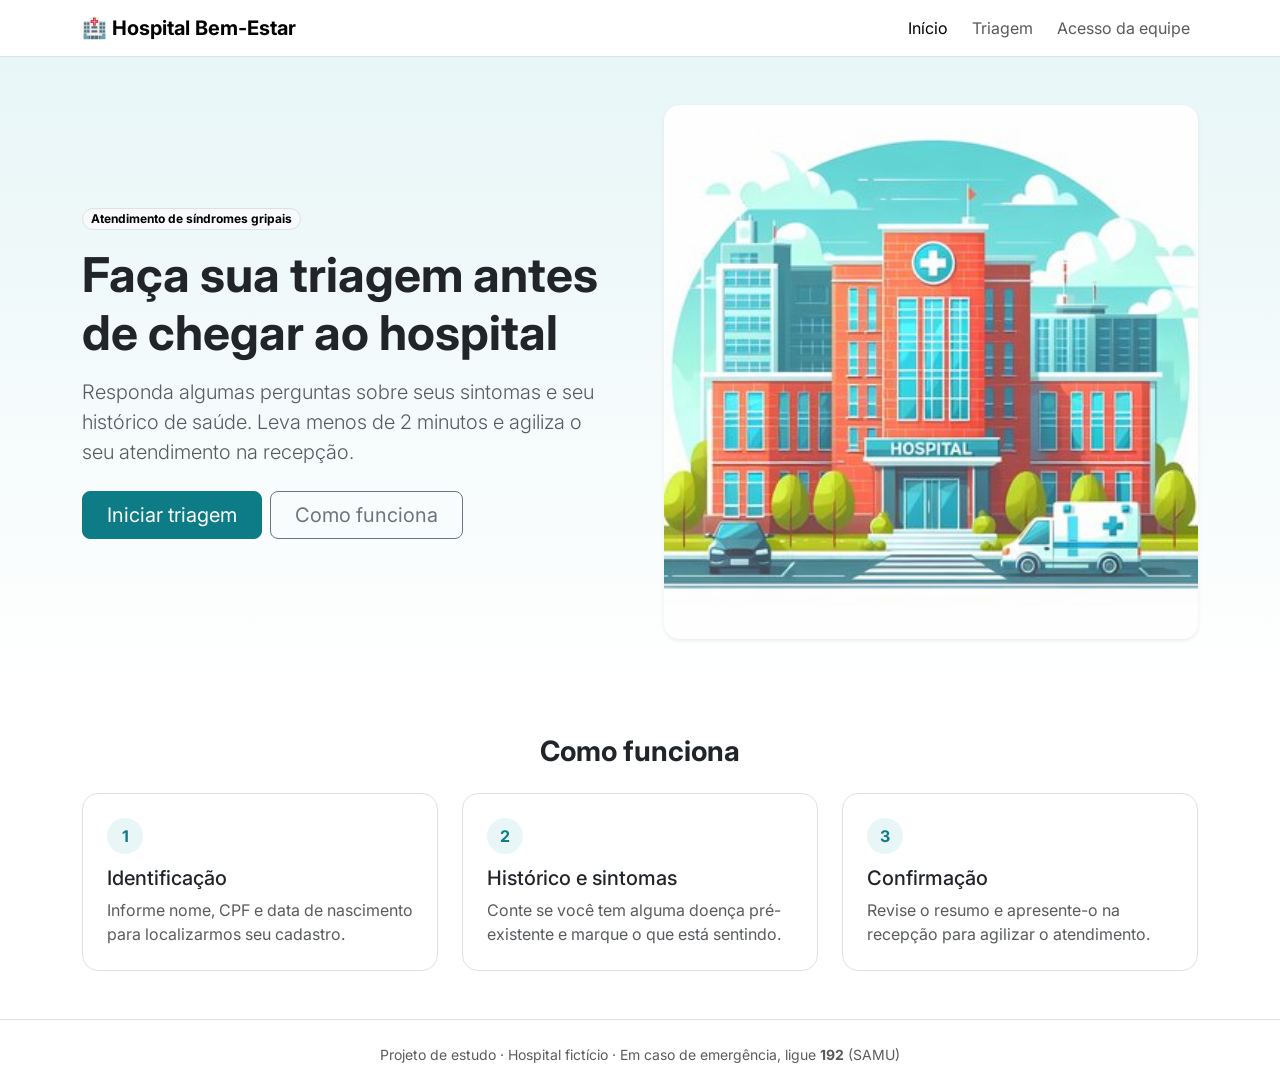
<file: index.html>
<!DOCTYPE html>
<html lang="pt-BR">
<head>
  <meta charset="UTF-8">
  <meta name="viewport" content="width=device-width, initial-scale=1.0">
  <meta name="description" content="Triagem online de sintomas gripais para pacientes do hospital.">
  <title>Hospital Bem-Estar · Triagem de sintomas gripais</title>
  <link href="https://cdn.jsdelivr.net/npm/bootstrap@5.3.3/dist/css/bootstrap.min.css" rel="stylesheet" integrity="sha384-QWTKZyjpPEjISv5WaRU9OFeRpok6YctnYmDr5pNlyT2bRjXh0JMhjY6hW+ALEwIH" crossorigin="anonymous">
  <link rel="preconnect" href="https://fonts.googleapis.com">
  <link rel="preconnect" href="https://fonts.gstatic.com" crossorigin>
  <link href="https://fonts.googleapis.com/css2?family=Inter:wght@400;500;600;700&display=swap" rel="stylesheet">
  <link rel="stylesheet" href="css/style.css">
</head>
<body>
  <nav class="navbar navbar-expand-md bg-white border-bottom sticky-top">
    <div class="container">
      <a class="navbar-brand fw-bold" href="index.html"><span aria-hidden="true">🏥</span> Hospital Bem-Estar</a>
      <button class="navbar-toggler" type="button" data-bs-toggle="collapse" data-bs-target="#menu" aria-controls="menu" aria-expanded="false" aria-label="Abrir menu">
        <span class="navbar-toggler-icon"></span>
      </button>
      <div class="collapse navbar-collapse" id="menu">
        <ul class="navbar-nav ms-auto gap-md-2">
          <li class="nav-item"><a class="nav-link active" aria-current="page" href="index.html">Início</a></li>
          <li class="nav-item"><a class="nav-link" href="triagem.html">Triagem</a></li>
          <li class="nav-item"><a class="nav-link" href="login.html">Acesso da equipe</a></li>
        </ul>
      </div>
    </div>
  </nav>

  <main>
    <section class="hero">
      <div class="container py-5">
        <div class="row align-items-center g-5">
          <div class="col-lg-6">
            <span class="badge rounded-pill text-bg-light border mb-3">Atendimento de síndromes gripais</span>
            <h1 class="display-5 fw-bold mb-3">Faça sua triagem antes de chegar ao hospital</h1>
            <p class="lead text-body-secondary mb-4">
              Responda algumas perguntas sobre seus sintomas e seu histórico de saúde.
              Leva menos de 2 minutos e agiliza o seu atendimento na recepção.
            </p>
            <div class="d-flex flex-wrap gap-2">
              <a class="btn btn-primary btn-lg px-4" href="triagem.html">Iniciar triagem</a>
              <a class="btn btn-outline-secondary btn-lg px-4" href="#como-funciona">Como funciona</a>
            </div>
          </div>
          <div class="col-lg-6">
            <img class="img-fluid rounded-4 shadow-sm" src="img/hospital.jpg" alt="Ilustração da fachada do hospital com uma ambulância na frente" width="720" height="720">
          </div>
        </div>
      </div>
    </section>

    <section id="como-funciona" class="container py-5">
      <h2 class="h3 fw-bold text-center mb-4">Como funciona</h2>
      <div class="row g-4">
        <div class="col-md-4">
          <div class="passo h-100">
            <span class="passo__numero">1</span>
            <h3 class="h5">Identificação</h3>
            <p class="text-body-secondary mb-0">Informe nome, CPF e data de nascimento para localizarmos seu cadastro.</p>
          </div>
        </div>
        <div class="col-md-4">
          <div class="passo h-100">
            <span class="passo__numero">2</span>
            <h3 class="h5">Histórico e sintomas</h3>
            <p class="text-body-secondary mb-0">Conte se você tem alguma doença pré-existente e marque o que está sentindo.</p>
          </div>
        </div>
        <div class="col-md-4">
          <div class="passo h-100">
            <span class="passo__numero">3</span>
            <h3 class="h5">Confirmação</h3>
            <p class="text-body-secondary mb-0">Revise o resumo e apresente-o na recepção para agilizar o atendimento.</p>
          </div>
        </div>
      </div>
    </section>
  </main>

  <footer class="border-top py-4 text-center text-body-secondary small">
    Projeto de estudo · Hospital fictício · Em caso de emergência, ligue <strong>192</strong> (SAMU)
  </footer>

  <script src="https://cdn.jsdelivr.net/npm/bootstrap@5.3.3/dist/js/bootstrap.bundle.min.js" integrity="sha384-YvpcrYf0tY3lHB60NNkmXc5s9fDVZLESaAA55NDzOxhy9GkcIdslK1eN7N6jIeHz" crossorigin="anonymous"></script>
</body>
</html>
</file>
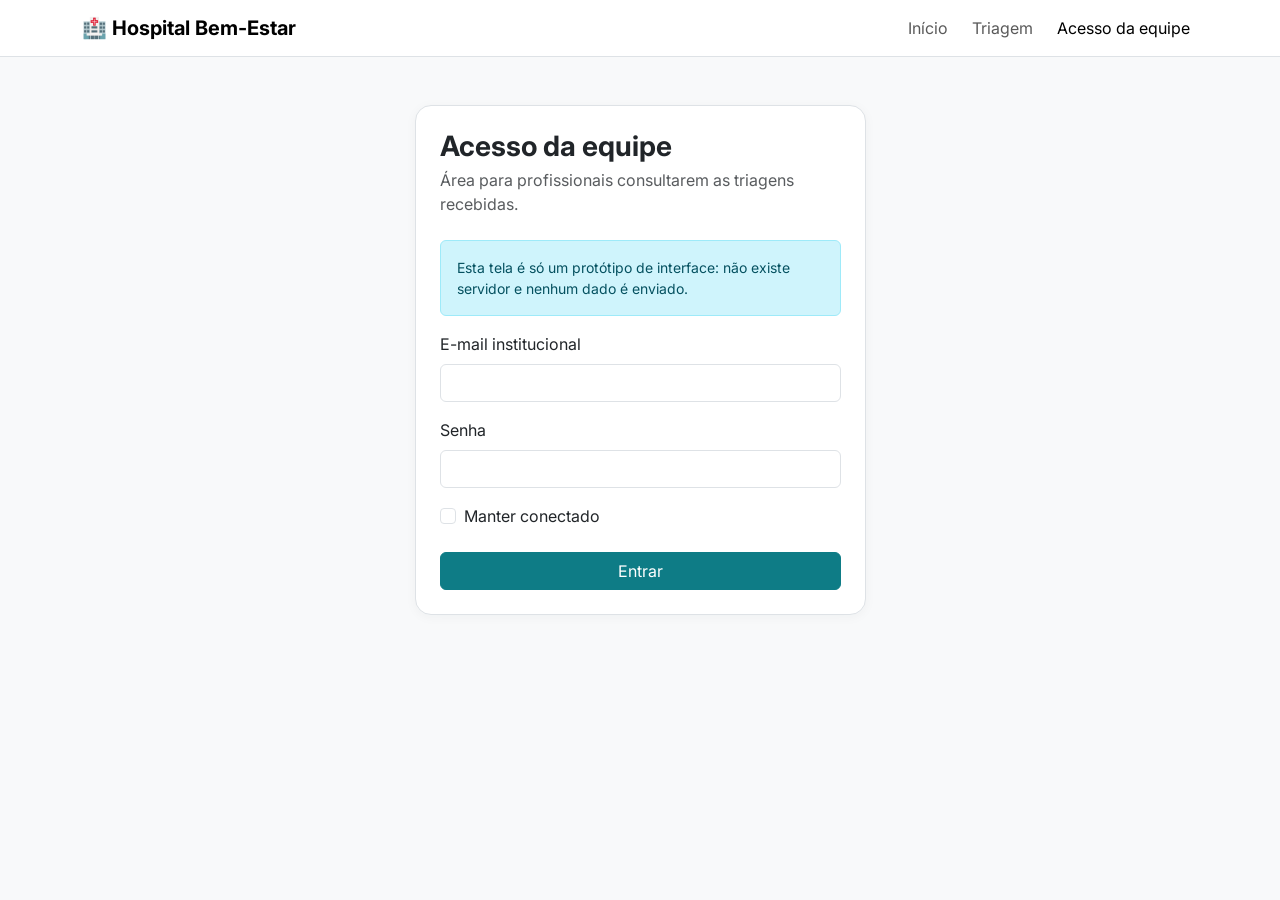
<file: login.html>
<!DOCTYPE html>
<html lang="pt-BR">
<head>
  <meta charset="UTF-8">
  <meta name="viewport" content="width=device-width, initial-scale=1.0">
  <title>Acesso da equipe · Hospital Bem-Estar</title>
  <link href="https://cdn.jsdelivr.net/npm/bootstrap@5.3.3/dist/css/bootstrap.min.css" rel="stylesheet" integrity="sha384-QWTKZyjpPEjISv5WaRU9OFeRpok6YctnYmDr5pNlyT2bRjXh0JMhjY6hW+ALEwIH" crossorigin="anonymous">
  <link rel="preconnect" href="https://fonts.googleapis.com">
  <link rel="preconnect" href="https://fonts.gstatic.com" crossorigin>
  <link href="https://fonts.googleapis.com/css2?family=Inter:wght@400;500;600;700&display=swap" rel="stylesheet">
  <link rel="stylesheet" href="css/style.css">
</head>
<body class="bg-body-tertiary">
  <nav class="navbar navbar-expand-md bg-white border-bottom sticky-top">
    <div class="container">
      <a class="navbar-brand fw-bold" href="index.html"><span aria-hidden="true">🏥</span> Hospital Bem-Estar</a>
      <button class="navbar-toggler" type="button" data-bs-toggle="collapse" data-bs-target="#menu" aria-controls="menu" aria-expanded="false" aria-label="Abrir menu">
        <span class="navbar-toggler-icon"></span>
      </button>
      <div class="collapse navbar-collapse" id="menu">
        <ul class="navbar-nav ms-auto gap-md-2">
          <li class="nav-item"><a class="nav-link" href="index.html">Início</a></li>
          <li class="nav-item"><a class="nav-link" href="triagem.html">Triagem</a></li>
          <li class="nav-item"><a class="nav-link active" aria-current="page" href="login.html">Acesso da equipe</a></li>
        </ul>
      </div>
    </div>
  </nav>

  <main class="container py-5">
    <div class="row justify-content-center">
      <div class="col-sm-10 col-md-7 col-lg-5">
        <div class="cartao">
          <h1 class="h3 fw-bold mb-1">Acesso da equipe</h1>
          <p class="text-body-secondary mb-4">Área para profissionais consultarem as triagens recebidas.</p>

          <div class="alert alert-info small" role="note">
            Esta tela é só um protótipo de interface: não existe servidor e nenhum dado é enviado.
          </div>

          <form id="login" novalidate>
            <div class="mb-3">
              <label for="email" class="form-label">E-mail institucional</label>
              <input type="email" class="form-control" id="email" autocomplete="username" required>
              <div class="invalid-feedback">Informe um e-mail válido.</div>
            </div>
            <div class="mb-3">
              <label for="senha" class="form-label">Senha</label>
              <input type="password" class="form-control" id="senha" autocomplete="current-password" required minlength="6">
              <div class="invalid-feedback">A senha precisa ter pelo menos 6 caracteres.</div>
            </div>
            <div class="form-check mb-4">
              <input type="checkbox" class="form-check-input" id="lembrar">
              <label class="form-check-label" for="lembrar">Manter conectado</label>
            </div>
            <button type="submit" class="btn btn-primary w-100">Entrar</button>
            <p id="login-mensagem" class="text-success small mt-3 mb-0" role="status" hidden>
              Formulário válido. Em um sistema real, aqui você seria autenticado.
            </p>
          </form>
        </div>
      </div>
    </div>
  </main>

  <script src="https://cdn.jsdelivr.net/npm/bootstrap@5.3.3/dist/js/bootstrap.bundle.min.js" integrity="sha384-YvpcrYf0tY3lHB60NNkmXc5s9fDVZLESaAA55NDzOxhy9GkcIdslK1eN7N6jIeHz" crossorigin="anonymous"></script>
  <script>
    const formLogin = document.getElementById('login');
    formLogin.addEventListener('submit', (evento) => {
      evento.preventDefault();
      formLogin.classList.add('was-validated');
      document.getElementById('login-mensagem').hidden = !formLogin.checkValidity();
    });
  </script>
</body>
</html>
</file>
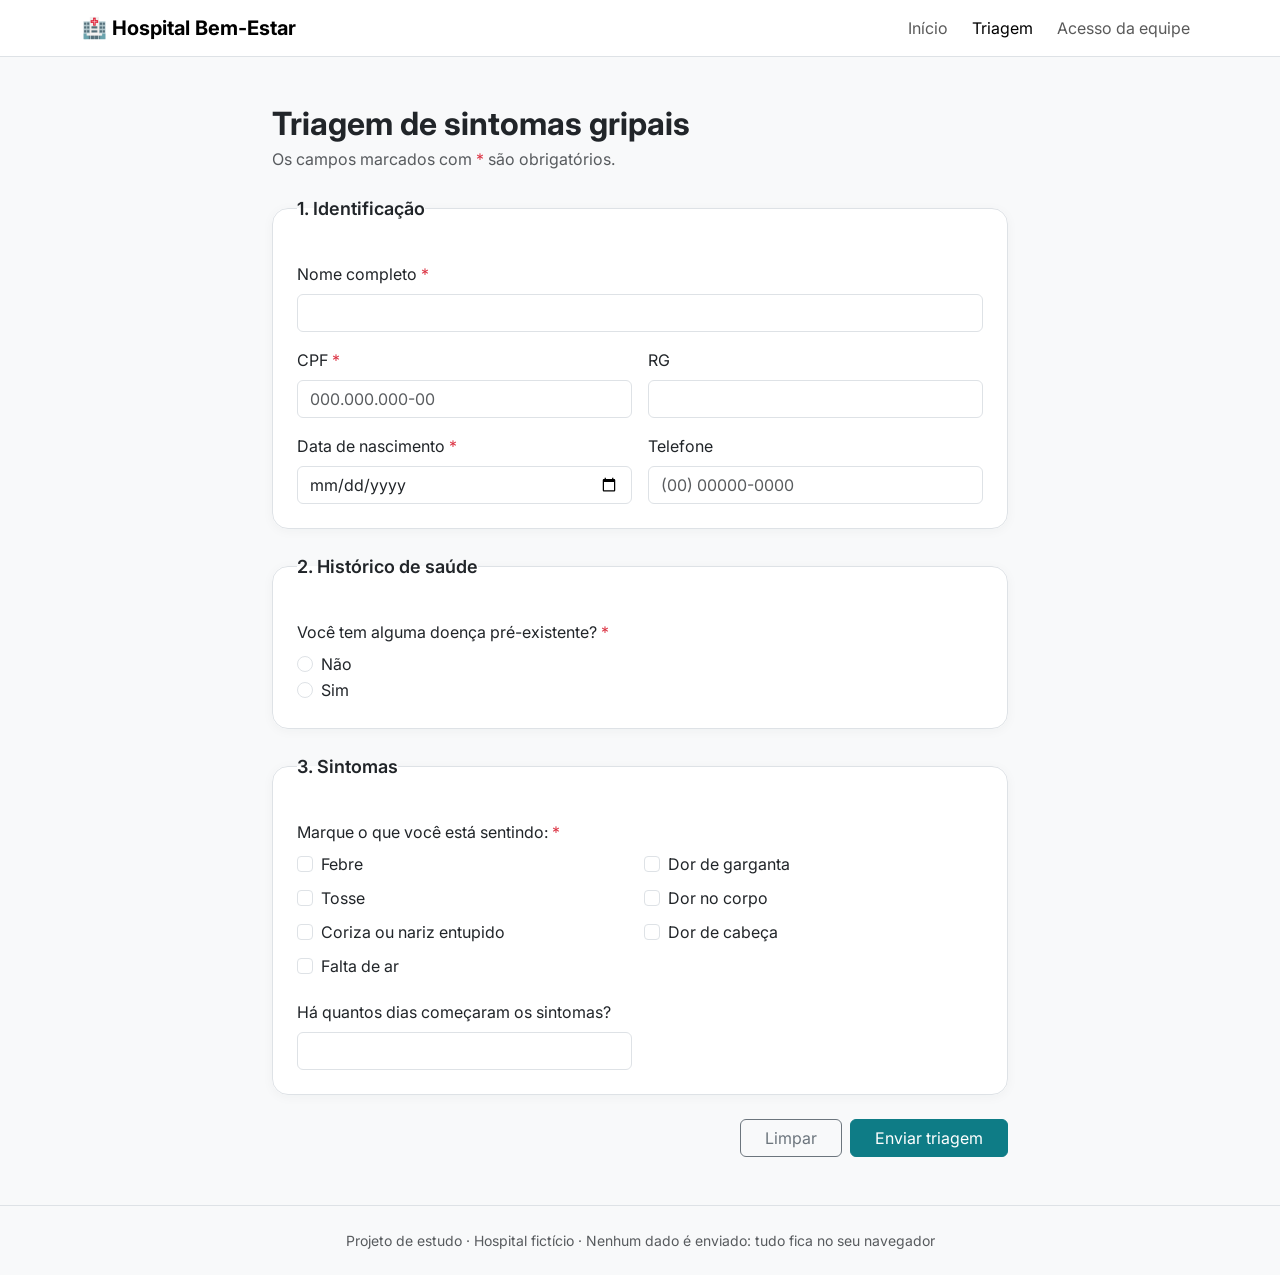
<file: triagem.html>
<!DOCTYPE html>
<html lang="pt-BR">
<head>
  <meta charset="UTF-8">
  <meta name="viewport" content="width=device-width, initial-scale=1.0">
  <meta name="description" content="Formulário de triagem de sintomas gripais.">
  <title>Triagem · Hospital Bem-Estar</title>
  <link href="https://cdn.jsdelivr.net/npm/bootstrap@5.3.3/dist/css/bootstrap.min.css" rel="stylesheet" integrity="sha384-QWTKZyjpPEjISv5WaRU9OFeRpok6YctnYmDr5pNlyT2bRjXh0JMhjY6hW+ALEwIH" crossorigin="anonymous">
  <link rel="preconnect" href="https://fonts.googleapis.com">
  <link rel="preconnect" href="https://fonts.gstatic.com" crossorigin>
  <link href="https://fonts.googleapis.com/css2?family=Inter:wght@400;500;600;700&display=swap" rel="stylesheet">
  <link rel="stylesheet" href="css/style.css">
</head>
<body class="bg-body-tertiary">
  <nav class="navbar navbar-expand-md bg-white border-bottom sticky-top">
    <div class="container">
      <a class="navbar-brand fw-bold" href="index.html"><span aria-hidden="true">🏥</span> Hospital Bem-Estar</a>
      <button class="navbar-toggler" type="button" data-bs-toggle="collapse" data-bs-target="#menu" aria-controls="menu" aria-expanded="false" aria-label="Abrir menu">
        <span class="navbar-toggler-icon"></span>
      </button>
      <div class="collapse navbar-collapse" id="menu">
        <ul class="navbar-nav ms-auto gap-md-2">
          <li class="nav-item"><a class="nav-link" href="index.html">Início</a></li>
          <li class="nav-item"><a class="nav-link active" aria-current="page" href="triagem.html">Triagem</a></li>
          <li class="nav-item"><a class="nav-link" href="login.html">Acesso da equipe</a></li>
        </ul>
      </div>
    </div>
  </nav>

  <main class="container py-5">
    <div class="row justify-content-center">
      <div class="col-lg-8">
        <h1 class="h2 fw-bold mb-1">Triagem de sintomas gripais</h1>
        <p class="text-body-secondary mb-4">Os campos marcados com <span class="text-danger">*</span> são obrigatórios.</p>

        <form id="triagem" class="vstack gap-4" novalidate>
          <fieldset class="cartao">
            <legend class="cartao__titulo">1. Identificação</legend>
            <div class="row g-3">
              <div class="col-12">
                <label for="nome" class="form-label">Nome completo <span class="text-danger">*</span></label>
                <input type="text" class="form-control" id="nome" name="nome" autocomplete="name" required minlength="5">
                <div class="invalid-feedback">Informe seu nome completo.</div>
              </div>
              <div class="col-md-6">
                <label for="cpf" class="form-label">CPF <span class="text-danger">*</span></label>
                <input type="text" class="form-control" id="cpf" name="cpf" inputmode="numeric" placeholder="000.000.000-00" maxlength="14" required>
                <div class="invalid-feedback">Informe um CPF válido.</div>
              </div>
              <div class="col-md-6">
                <label for="rg" class="form-label">RG</label>
                <input type="text" class="form-control" id="rg" name="rg" maxlength="20">
              </div>
              <div class="col-md-6">
                <label for="nascimento" class="form-label">Data de nascimento <span class="text-danger">*</span></label>
                <input type="date" class="form-control" id="nascimento" name="nascimento" required>
                <div class="invalid-feedback">Informe uma data de nascimento válida.</div>
              </div>
              <div class="col-md-6">
                <label for="telefone" class="form-label">Telefone</label>
                <input type="tel" class="form-control" id="telefone" name="telefone" autocomplete="tel" inputmode="numeric" placeholder="(00) 00000-0000" maxlength="15">
              </div>
            </div>
          </fieldset>

          <fieldset class="cartao">
            <legend class="cartao__titulo">2. Histórico de saúde</legend>
            <p class="mb-2">Você tem alguma doença pré-existente? <span class="text-danger">*</span></p>
            <div class="form-check">
              <input class="form-check-input" type="radio" name="doenca" id="doenca-nao" value="nao" required>
              <label class="form-check-label" for="doenca-nao">Não</label>
            </div>
            <div class="form-check">
              <input class="form-check-input" type="radio" name="doenca" id="doenca-sim" value="sim" required>
              <label class="form-check-label" for="doenca-sim">Sim</label>
              <div class="invalid-feedback">Escolha uma opção.</div>
            </div>
            <div id="campo-doencas" class="mt-3" hidden>
              <label for="doencas" class="form-label">Quais? <span class="text-danger">*</span></label>
              <textarea class="form-control" id="doencas" name="doencas" rows="2" placeholder="Ex.: diabetes, hipertensão, asma"></textarea>
              <div class="invalid-feedback">Conte quais doenças você tem.</div>
            </div>
          </fieldset>

          <fieldset class="cartao">
            <legend class="cartao__titulo">3. Sintomas</legend>
            <p class="mb-2">Marque o que você está sentindo: <span class="text-danger">*</span></p>
            <div class="row row-cols-1 row-cols-sm-2 g-2" id="sintomas">
              <div class="col"><div class="form-check"><input class="form-check-input" type="checkbox" name="sintomas" id="s-febre" value="Febre"><label class="form-check-label" for="s-febre">Febre</label></div></div>
              <div class="col"><div class="form-check"><input class="form-check-input" type="checkbox" name="sintomas" id="s-garganta" value="Dor de garganta"><label class="form-check-label" for="s-garganta">Dor de garganta</label></div></div>
              <div class="col"><div class="form-check"><input class="form-check-input" type="checkbox" name="sintomas" id="s-tosse" value="Tosse"><label class="form-check-label" for="s-tosse">Tosse</label></div></div>
              <div class="col"><div class="form-check"><input class="form-check-input" type="checkbox" name="sintomas" id="s-corpo" value="Dor no corpo"><label class="form-check-label" for="s-corpo">Dor no corpo</label></div></div>
              <div class="col"><div class="form-check"><input class="form-check-input" type="checkbox" name="sintomas" id="s-coriza" value="Coriza"><label class="form-check-label" for="s-coriza">Coriza ou nariz entupido</label></div></div>
              <div class="col"><div class="form-check"><input class="form-check-input" type="checkbox" name="sintomas" id="s-cabeca" value="Dor de cabeça"><label class="form-check-label" for="s-cabeca">Dor de cabeça</label></div></div>
              <div class="col"><div class="form-check"><input class="form-check-input" type="checkbox" name="sintomas" id="s-ar" value="Falta de ar" data-alerta="true"><label class="form-check-label" for="s-ar">Falta de ar</label></div></div>
            </div>
            <div id="erro-sintomas" class="text-danger small mt-2" hidden>Marque pelo menos um sintoma.</div>

            <div id="alerta-ar" class="alert alert-danger mt-3 mb-0" role="alert" hidden>
              <strong>Atenção:</strong> falta de ar pode ser sinal de gravidade. Procure atendimento imediatamente
              ou ligue <strong>192</strong> (SAMU).
            </div>

            <div class="row g-3 mt-1">
              <div class="col-md-6">
                <label for="inicio" class="form-label">Há quantos dias começaram os sintomas?</label>
                <input type="number" class="form-control" id="inicio" name="inicio" min="0" max="60">
                <div class="invalid-feedback">Informe um número entre 0 e 60.</div>
              </div>
            </div>
          </fieldset>

          <div class="d-flex flex-wrap gap-2 justify-content-end">
            <button type="reset" class="btn btn-outline-secondary px-4">Limpar</button>
            <button type="submit" class="btn btn-primary px-4">Enviar triagem</button>
          </div>
        </form>

        <section id="resumo" class="cartao" hidden tabindex="-1" aria-labelledby="resumo-titulo">
          <h2 id="resumo-titulo" class="h4 fw-bold">✅ Triagem concluída</h2>
          <p class="text-body-secondary">Apresente este resumo na recepção.</p>
          <dl class="row mb-4" id="resumo-dados"></dl>
          <button type="button" class="btn btn-outline-primary" id="nova-triagem">Fazer nova triagem</button>
        </section>
      </div>
    </div>
  </main>

  <footer class="border-top py-4 text-center text-body-secondary small">
    Projeto de estudo · Hospital fictício · Nenhum dado é enviado: tudo fica no seu navegador
  </footer>

  <script src="https://cdn.jsdelivr.net/npm/bootstrap@5.3.3/dist/js/bootstrap.bundle.min.js" integrity="sha384-YvpcrYf0tY3lHB60NNkmXc5s9fDVZLESaAA55NDzOxhy9GkcIdslK1eN7N6jIeHz" crossorigin="anonymous"></script>
  <script src="js/validacao.js"></script>
  <script src="js/triagem.js"></script>
</body>
</html>
</file>
<file: css/style.css>
:root {
  --bs-body-font-family: 'Inter', system-ui, sans-serif;
  --bs-primary: #0e7c86;
  --bs-primary-rgb: 14, 124, 134;
  --bs-link-color: #0e7c86;
  --bs-link-color-rgb: 14, 124, 134;
  --bs-link-hover-color: #0a5f67;
}

.btn-primary {
  --bs-btn-bg: #0e7c86;
  --bs-btn-border-color: #0e7c86;
  --bs-btn-hover-bg: #0a5f67;
  --bs-btn-hover-border-color: #0a5f67;
  --bs-btn-active-bg: #084f56;
  --bs-btn-active-border-color: #084f56;
  --bs-btn-disabled-bg: #0e7c86;
  --bs-btn-disabled-border-color: #0e7c86;
}

.btn-outline-primary {
  --bs-btn-color: #0e7c86;
  --bs-btn-border-color: #0e7c86;
  --bs-btn-hover-bg: #0e7c86;
  --bs-btn-hover-border-color: #0e7c86;
  --bs-btn-active-bg: #0a5f67;
  --bs-btn-active-border-color: #0a5f67;
}

.form-control:focus,
.form-check-input:focus {
  border-color: #5fb3ba;
  box-shadow: 0 0 0 0.25rem rgba(14, 124, 134, 0.2);
}

.form-check-input:checked {
  background-color: #0e7c86;
  border-color: #0e7c86;
}

/* Campos opcionais não ganham o ✓ verde só por estarem vazios */
.was-validated .form-control:not([required]):valid {
  border-color: var(--bs-border-color);
  background-image: none;
  padding-right: 0.75rem;
}

.hero {
  background: linear-gradient(180deg, #e8f6f7 0%, #ffffff 100%);
}

.passo {
  padding: 1.5rem;
  border: 1px solid var(--bs-border-color);
  border-radius: 1rem;
  background: #fff;
}

.passo__numero {
  display: inline-grid;
  place-items: center;
  width: 2.25rem;
  height: 2.25rem;
  margin-bottom: 0.75rem;
  border-radius: 50%;
  background: #e8f6f7;
  color: #0e7c86;
  font-weight: 700;
}

.cartao {
  padding: 1.5rem;
  border: 1px solid var(--bs-border-color);
  border-radius: 1rem;
  background: #fff;
  box-shadow: 0 2px 12px rgba(16, 40, 60, 0.04);
}

.cartao__titulo {
  float: none;
  width: auto;
  margin-bottom: 1rem;
  font-size: 1.125rem;
  font-weight: 600;
}

#resumo:focus {
  outline: none;
}
</file>
